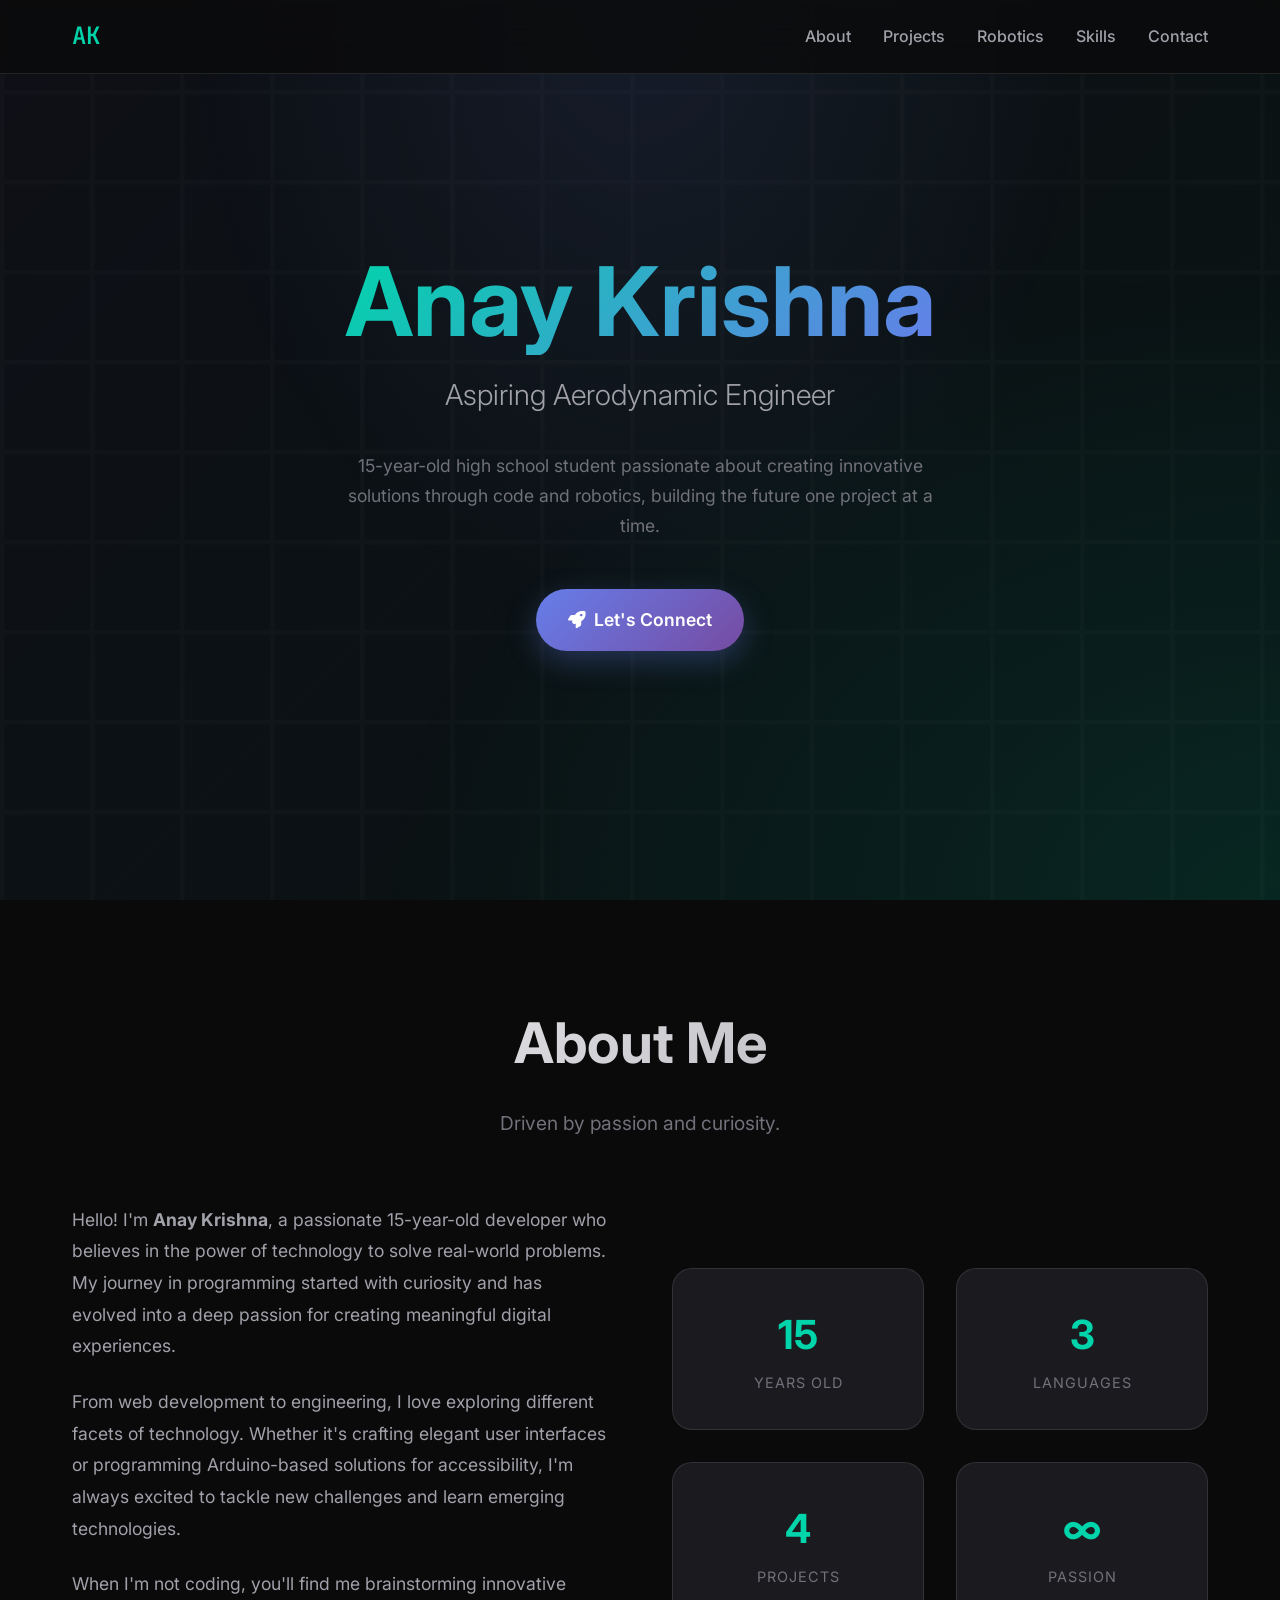
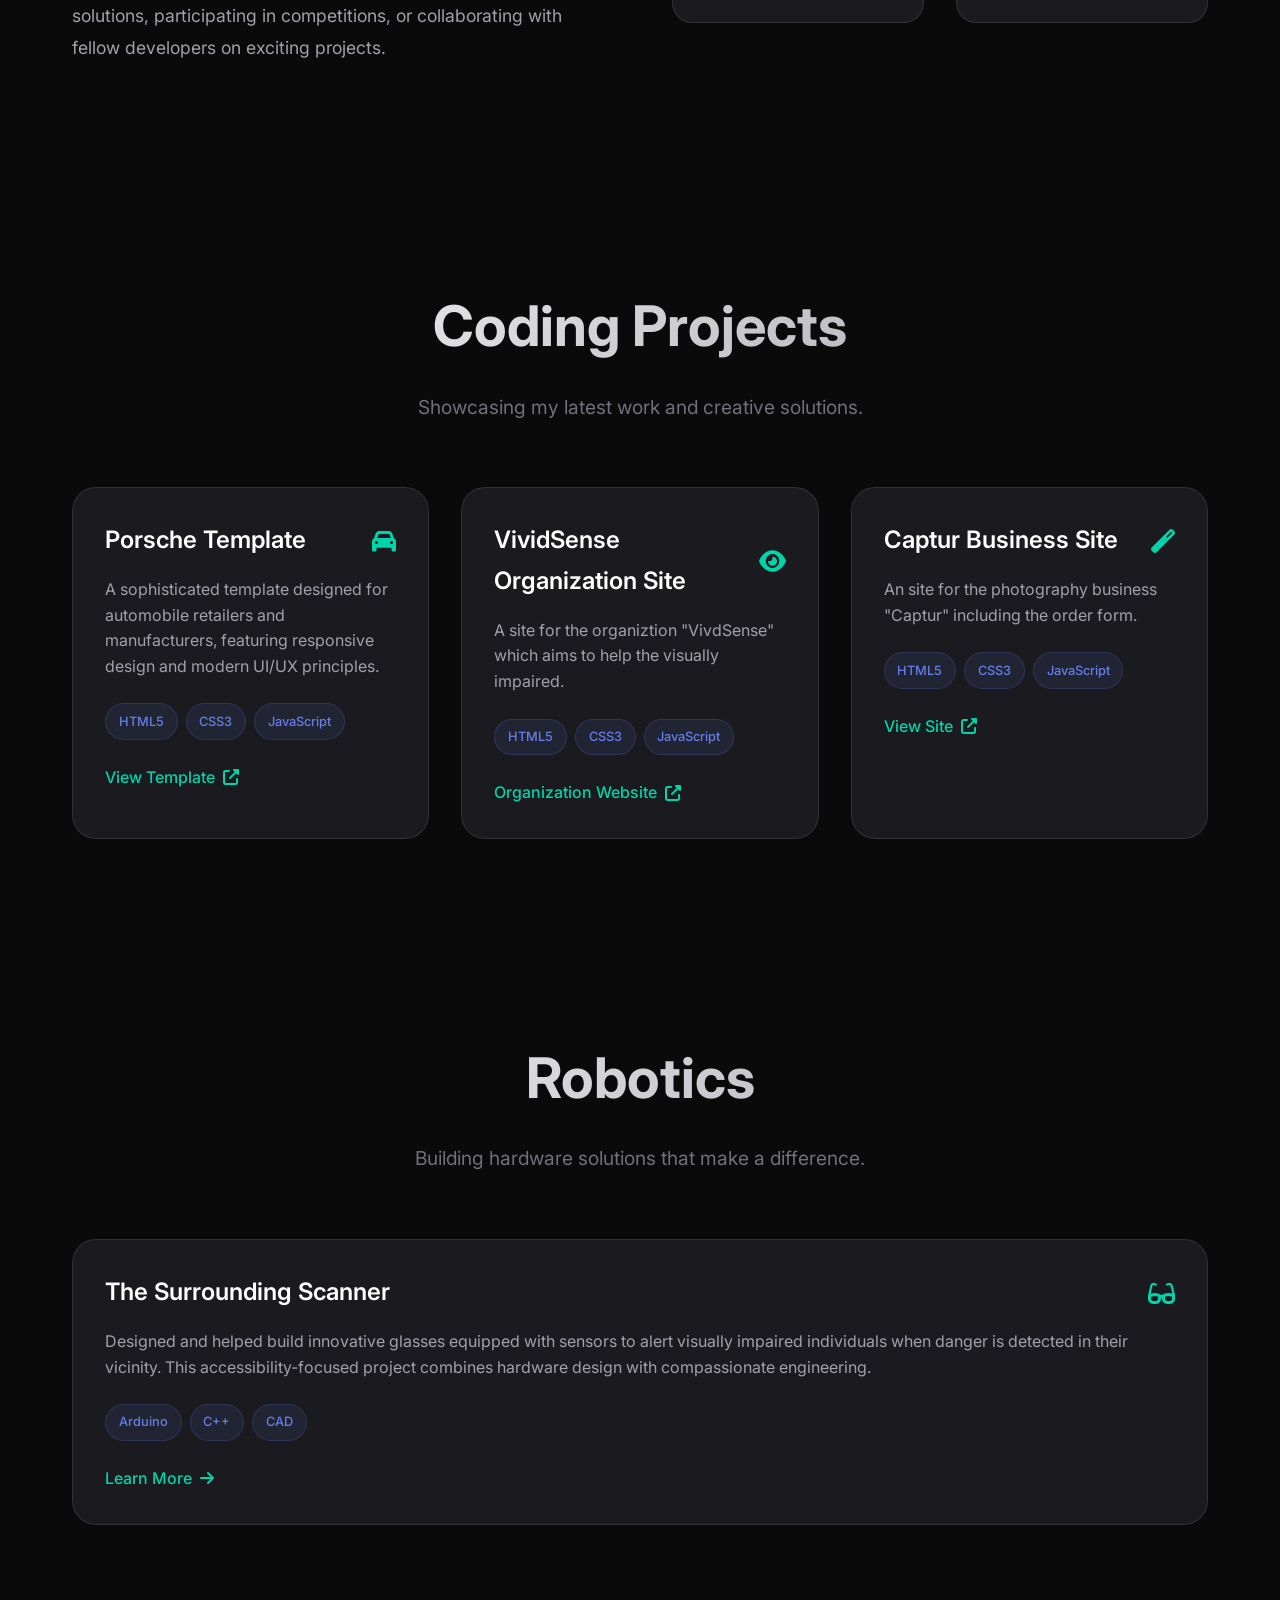
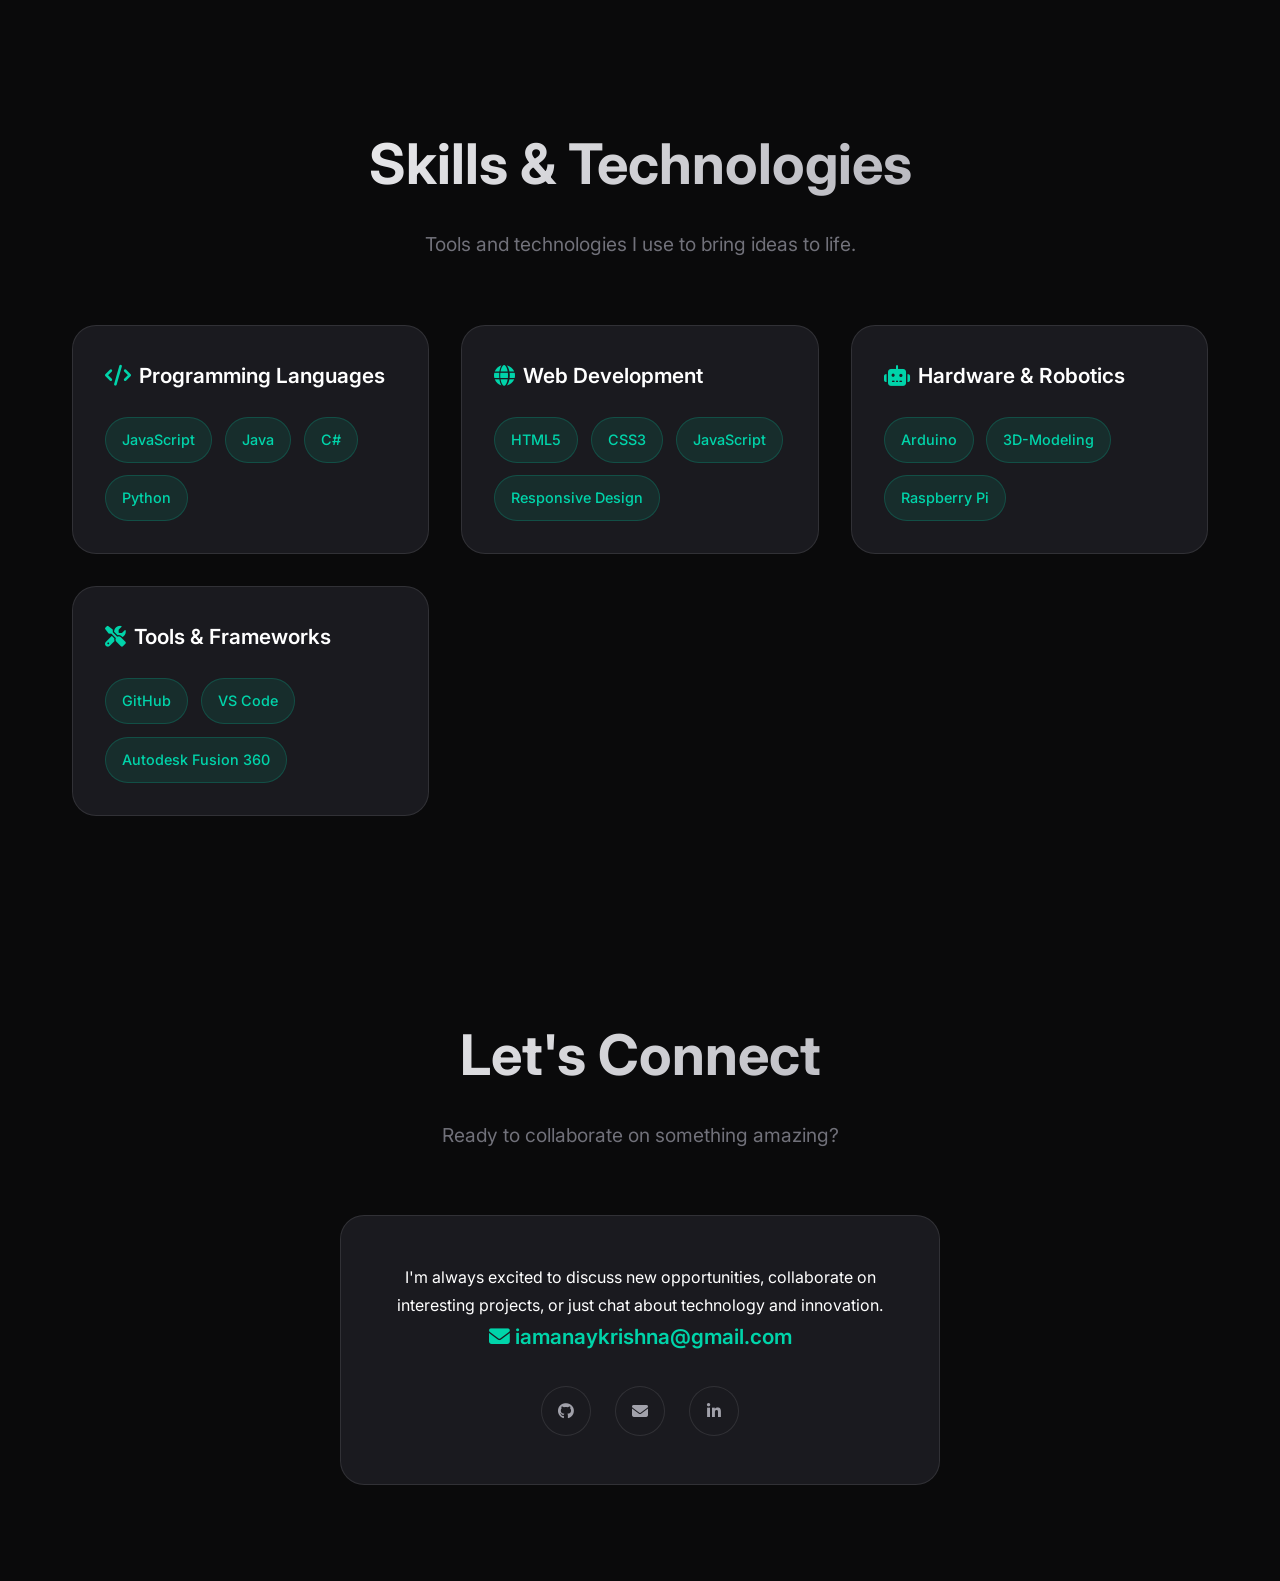
<file: index.html>
<!DOCTYPE html>
<html lang="en">
<head>
    <meta charset="UTF-8">
    <meta name="viewport" content="width=device-width, initial-scale=1.0">
    <title>Anay Krishna | Software Developer & Robotics Enthusiast</title>
    <link href="https://cdnjs.cloudflare.com/ajax/libs/font-awesome/6.4.0/css/all.min.css" rel="stylesheet">
    <style>
        @import url('https://fonts.googleapis.com/css2?family=Inter:wght@300;400;500;600;700&family=JetBrains+Mono:wght@400;500;600&display=swap');
        
        :root {
            --primary-bg: #0a0a0b;
            --secondary-bg: #111114;
            --card-bg: #1a1a1f;
            --accent-primary: #00d4aa;
            --accent-secondary: #667eea;
            --accent-gradient: linear-gradient(135deg, #667eea 0%, #764ba2 100%);
            --text-primary: #ffffff;
            --text-secondary: #a1a1aa;
            --text-muted: #71717a;
            --border: rgba(255, 255, 255, 0.1);
            --shadow: 0 20px 40px rgba(0, 0, 0, 0.3);
            --shadow-hover: 0 30px 60px rgba(0, 212, 170, 0.15);
        }
        
        * {
            margin: 0;
            padding: 0;
            box-sizing: border-box;
        }
        
        html {
            scroll-behavior: smooth;
        }
        
        body {
            font-family: 'Inter', sans-serif;
            background: var(--primary-bg);
            color: var(--text-primary);
            line-height: 1.7;
            overflow-x: hidden;
        }
        
        /* Animated background */
        body::before {
            content: '';
            position: fixed;
            top: 0;
            left: 0;
            width: 100%;
            height: 100%;
            background: radial-gradient(ellipse at top, rgba(102, 126, 234, 0.1) 0%, transparent 50%),
                        radial-gradient(ellipse at bottom right, rgba(0, 212, 170, 0.1) 0%, transparent 50%);
            pointer-events: none;
            z-index: -1;
        }
        
        /* Header styles */
        header {
            position: relative;
            min-height: 100vh;
            display: flex;
            align-items: center;
            justify-content: center;
            text-align: center;
            background: linear-gradient(135deg, rgba(102, 126, 234, 0.05) 0%, rgba(0, 212, 170, 0.05) 100%);
            overflow: hidden;
        }
        
        header::before {
            content: '';
            position: absolute;
            top: 0;
            left: 0;
            right: 0;
            bottom: 0;
            background: url('data:image/svg+xml,<svg xmlns="http://www.w3.org/2000/svg" viewBox="0 0 100 100"><defs><pattern id="grid" width="10" height="10" patternUnits="userSpaceOnUse"><path d="M 10 0 L 0 0 0 10" fill="none" stroke="rgba(255,255,255,0.03)" stroke-width="1"/></pattern></defs><rect width="100" height="100" fill="url(%23grid)"/></svg>');
            opacity: 0.5;
        }
        
        .hero-content {
            position: relative;
            z-index: 2;
            max-width: 800px;
            padding: 0 2rem;
            animation: fadeInUp 1s ease-out;
        }
        
        .hero-title {
            font-size: clamp(3rem, 8vw, 6rem);
            font-weight: 700;
            margin-bottom: 1rem;
            background: linear-gradient(135deg, var(--accent-primary), var(--accent-secondary));
            -webkit-background-clip: text;
            -webkit-text-fill-color: transparent;
            background-clip: text;
            line-height: 1.1;
        }
        
        .hero-subtitle {
            font-size: clamp(1.2rem, 3vw, 1.8rem);
            color: var(--text-secondary);
            margin-bottom: 2rem;
            font-weight: 300;
        }
        
        .hero-description {
            font-size: 1.1rem;
            color: var(--text-muted);
            margin-bottom: 3rem;
            max-width: 600px;
            margin-left: auto;
            margin-right: auto;
        }
        
        /* Navigation */
        nav {
            position: fixed;
            top: 0;
            left: 0;
            right: 0;
            background: rgba(10, 10, 11, 0.8);
            backdrop-filter: blur(20px);
            border-bottom: 1px solid var(--border);
            padding: 1rem 0;
            z-index: 1000;
            transition: all 0.3s ease;
        }
        
        nav.scrolled {
            background: rgba(10, 10, 11, 0.95);
            box-shadow: var(--shadow);
        }
        
        .nav-container {
            max-width: 1200px;
            margin: 0 auto;
            display: flex;
            justify-content: space-between;
            align-items: center;
            padding: 0 2rem;
        }
        
        .logo {
            font-family: 'JetBrains Mono', monospace;
            font-size: 1.5rem;
            font-weight: 600;
            color: var(--accent-primary);
        }
        
        .nav-links {
            display: flex;
            list-style: none;
            gap: 2rem;
        }
        
        .nav-links a {
            color: var(--text-secondary);
            text-decoration: none;
            font-weight: 500;
            transition: all 0.3s ease;
            position: relative;
        }
        
        .nav-links a::after {
            content: '';
            position: absolute;
            bottom: -5px;
            left: 0;
            width: 0;
            height: 2px;
            background: var(--accent-primary);
            transition: width 0.3s ease;
        }
        
        .nav-links a:hover {
            color: var(--text-primary);
        }
        
        .nav-links a:hover::after {
            width: 100%;
        }
        
        /* Section styles */
        section {
            padding: 6rem 2rem;
            max-width: 1200px;
            margin: 0 auto;
            position: relative;
        }
        
        .section-header {
            text-align: center;
            margin-bottom: 4rem;
        }
        
        .section-title {
            font-size: clamp(2.5rem, 5vw, 3.5rem);
            font-weight: 700;
            margin-bottom: 1rem;
            background: linear-gradient(135deg, var(--text-primary), var(--text-secondary));
            -webkit-background-clip: text;
            -webkit-text-fill-color: transparent;
            background-clip: text;
        }
        
        .section-subtitle {
            font-size: 1.2rem;
            color: var(--text-muted);
            max-width: 600px;
            margin: 0 auto;
        }
        
        /* About section */
        .about-content {
            display: grid;
            grid-template-columns: 1fr 1fr;
            gap: 4rem;
            align-items: center;
            margin-top: 3rem;
        }
        
        .about-text {
            font-size: 1.1rem;
            line-height: 1.8;
        }
        
        .about-text p {
            margin-bottom: 1.5rem;
            color: var(--text-secondary);
        }
        
        .about-stats {
            display: grid;
            grid-template-columns: repeat(2, 1fr);
            gap: 2rem;
        }
        
        .stat-item {
            text-align: center;
            padding: 2rem;
            background: var(--card-bg);
            border-radius: 20px;
            border: 1px solid var(--border);
            transition: all 0.3s ease;
        }
        
        .stat-item:hover {
            transform: translateY(-10px);
            box-shadow: var(--shadow-hover);
            border-color: var(--accent-primary);
        }
        
        .stat-number {
            font-size: 2.5rem;
            font-weight: 700;
            color: var(--accent-primary);
            display: block;
        }
        
        .stat-label {
            color: var(--text-muted);
            font-size: 0.9rem;
            text-transform: uppercase;
            letter-spacing: 1px;
        }
        
        /* Project grid */
        .projects-grid {
            display: grid;
            grid-template-columns: repeat(auto-fit, minmax(350px, 1fr));
            gap: 2rem;
            margin-top: 3rem;
        }
        
        .project-card {
            background: var(--card-bg);
            border-radius: 24px;
            padding: 2rem;
            border: 1px solid var(--border);
            transition: all 0.4s ease;
            position: relative;
            overflow: hidden;
        }
        
        .project-card::before {
            content: '';
            position: absolute;
            top: 0;
            left: -100%;
            width: 100%;
            height: 100%;
            background: linear-gradient(90deg, transparent, rgba(255, 255, 255, 0.05), transparent);
            transition: left 0.5s ease;
        }
        
        .project-card:hover::before {
            left: 100%;
        }
        
        .project-card:hover {
            transform: translateY(-10px);
            box-shadow: var(--shadow-hover);
            border-color: var(--accent-primary);
        }
        
        .project-header {
            display: flex;
            align-items: center;
            justify-content: space-between;
            margin-bottom: 1rem;
        }
        
        .project-title {
            font-size: 1.5rem;
            font-weight: 600;
            color: var(--text-primary);
        }
        
        .project-icon {
            font-size: 1.5rem;
            color: var(--accent-primary);
        }
        
        .project-description {
            color: var(--text-secondary);
            margin-bottom: 1.5rem;
            line-height: 1.6;
        }
        
        .project-tags {
            display: flex;
            flex-wrap: wrap;
            gap: 0.5rem;
            margin-bottom: 1.5rem;
        }
        
        .tag {
            background: rgba(102, 126, 234, 0.1);
            color: var(--accent-secondary);
            padding: 0.4rem 0.8rem;
            border-radius: 20px;
            font-size: 0.8rem;
            font-weight: 500;
            border: 1px solid rgba(102, 126, 234, 0.2);
        }
        
        .project-link {
            display: inline-flex;
            align-items: center;
            gap: 0.5rem;
            color: var(--accent-primary);
            text-decoration: none;
            font-weight: 500;
            transition: all 0.3s ease;
        }
        
        .project-link:hover {
            transform: translateX(5px);
        }
        
        /* Skills section */
        .skills-grid {
            display: grid;
            grid-template-columns: repeat(auto-fit, minmax(300px, 1fr));
            gap: 2rem;
            margin-top: 3rem;
        }
        
        .skill-category {
            background: var(--card-bg);
            border-radius: 24px;
            padding: 2rem;
            border: 1px solid var(--border);
            transition: all 0.3s ease;
        }
        
        .skill-category:hover {
            transform: translateY(-5px);
            box-shadow: var(--shadow-hover);
        }
        
        .skill-title {
            font-size: 1.3rem;
            font-weight: 600;
            margin-bottom: 1.5rem;
            color: var(--text-primary);
            display: flex;
            align-items: center;
            gap: 0.5rem;
        }
        
        .skill-icon {
            color: var(--accent-primary);
        }
        
        .skill-tags {
            display: flex;
            flex-wrap: wrap;
            gap: 0.8rem;
        }
        
        .skill-tag {
            background: rgba(0, 212, 170, 0.1);
            color: var(--accent-primary);
            padding: 0.6rem 1rem;
            border-radius: 25px;
            font-size: 0.9rem;
            font-weight: 500;
            border: 1px solid rgba(0, 212, 170, 0.2);
            transition: all 0.3s ease;
        }
        
        .skill-tag:hover {
            background: rgba(0, 212, 170, 0.2);
            transform: scale(1.05);
        }
        
        /* CTA Button */
        .cta-button {
            display: inline-flex;
            align-items: center;
            gap: 0.5rem;
            background: var(--accent-gradient);
            color: white;
            padding: 1rem 2rem;
            border-radius: 50px;
            text-decoration: none;
            font-weight: 600;
            font-size: 1.1rem;
            transition: all 0.3s ease;
            box-shadow: 0 10px 30px rgba(102, 126, 234, 0.3);
        }
        
        .cta-button:hover {
            transform: translateY(-3px);
            box-shadow: 0 15px 40px rgba(102, 126, 234, 0.4);
        }
        
        /* Contact section */
        .contact-content {
            text-align: center;
            max-width: 600px;
            margin: 0 auto;
        }
        
        .contact-info {
            background: var(--card-bg);
            border-radius: 24px;
            padding: 3rem 2rem;
            border: 1px solid var(--border);
            margin-top: 2rem;
        }
        
        .contact-email {
            font-size: 1.3rem;
            color: var(--accent-primary);
            font-weight: 600;
            margin-bottom: 1rem;
        }
        
        .social-links {
            display: flex;
            justify-content: center;
            gap: 1.5rem;
            margin-top: 2rem;
        }
        
        .social-link {
            display: flex;
            align-items: center;
            justify-content: center;
            width: 50px;
            height: 50px;
            background: var(--card-bg);
            border: 1px solid var(--border);
            border-radius: 50%;
            color: var(--text-secondary);
            text-decoration: none;
            transition: all 0.3s ease;
        }
        
        .social-link:hover {
            background: var(--accent-primary);
            color: white;
            transform: translateY(-5px);
            box-shadow: 0 10px 30px rgba(0, 212, 170, 0.3);
        }
        
        /* Footer */
        footer {
            background: var(--secondary-bg);
            border-top: 1px solid var(--border);
            padding: 3rem 2rem 2rem;
            text-align: center;
            margin-top: 4rem;
        }
        
        .footer-content {
            max-width: 1200px;
            margin: 0 auto;
        }
        
        .footer-text {
            color: var(--text-muted);
            font-size: 0.9rem;
        }
        
        /* Animations */
        @keyframes fadeInUp {
            from {
                opacity: 0;
                transform: translateY(30px);
            }
            to {
                opacity: 1;
                transform: translateY(0);
            }
        }
        
        .fade-in-up {
            animation: fadeInUp 0.8s ease-out forwards;
        }
        
        /* Mobile hamburger menu */
        .mobile-menu-toggle {
            display: none;
            flex-direction: column;
            cursor: pointer;
            gap: 4px;
        }
        
        .hamburger-line {
            width: 25px;
            height: 3px;
            background: var(--text-primary);
            transition: all 0.3s ease;
        }
        
        /* Responsive design */
        @media (max-width: 768px) {
            .nav-links {
                display: none;
                position: absolute;
                top: 100%;
                left: 0;
                right: 0;
                background: rgba(10, 10, 11, 0.95);
                backdrop-filter: blur(20px);
                flex-direction: column;
                padding: 2rem;
                gap: 1rem;
                border-top: 1px solid var(--border);
            }
            
            .nav-links.active {
                display: flex;
            }
            
            .mobile-menu-toggle {
                display: flex;
            }
            
            .about-content {
                grid-template-columns: 1fr;
                gap: 2rem;
            }
            
            .about-stats {
                grid-template-columns: 1fr;
            }
            
            .projects-grid,
            .skills-grid {
                grid-template-columns: 1fr;
            }
            
            section {
                padding: 4rem 1rem;
            }
            
            .hero-content {
                padding: 0 1rem;
            }
        }
        
        @media (max-width: 480px) {
            .stat-item {
                padding: 1.5rem;
            }
            
            .project-card,
            .skill-category {
                padding: 1.5rem;
            }
            
            .contact-info {
                padding: 2rem 1.5rem;
            }
        }
    </style>
</head>
<body>
    <nav id="navbar">
        <div class="nav-container">
            <div class="logo">AK</div>
            <ul class="nav-links">
                <li><a href="#about">About</a></li>
                <li><a href="#projects">Projects</a></li>
                <li><a href="#robotics">Robotics</a></li>
                <li><a href="#skills">Skills</a></li>
                <li><a href="#contact">Contact</a></li>
            </ul>
            <div class="mobile-menu-toggle" onclick="toggleMobileMenu()">
                <div class="hamburger-line"></div>
                <div class="hamburger-line"></div>
                <div class="hamburger-line"></div>
            </div>
        </div>
    </nav>
    
    <header>
        <div class="hero-content">
            <h1 class="hero-title">Anay Krishna</h1>
            <p class="hero-subtitle">Aspiring Aerodynamic Engineer</p>
            <p class="hero-description">
                15-year-old high school student passionate about creating innovative solutions 
                through code and robotics, building the future one project at a time.
            </p>
            <a href="#contact" class="cta-button">
                <i class="fas fa-rocket"></i>
                Let's Connect
            </a>
        </div>
    </header>
    
    <section id="about">
        <div class="section-header">
            <h2 class="section-title">About Me</h2>
            <p class="section-subtitle">
                Driven by passion and curiosity.
            </p>
        </div>
        
        <div class="about-content">
            <div class="about-text">
                <p>
                    Hello! I'm <strong>Anay Krishna</strong>, a passionate 15-year-old developer who believes in the power of technology to solve real-world problems. My journey in programming started with curiosity and has evolved into a deep passion for creating meaningful digital experiences.
                </p>
                <p>
                    From web development to engineering, I love exploring different facets of technology. Whether it's crafting elegant user interfaces or programming Arduino-based solutions for accessibility, I'm always excited to tackle new challenges and learn emerging technologies.
                </p>
                <p>
                    When I'm not coding, you'll find me brainstorming innovative solutions, participating in competitions, or collaborating with fellow developers on exciting projects.
                </p>
            </div>
            
            <div class="about-stats">
                <div class="stat-item">
                    <span class="stat-number">15</span>
                    <span class="stat-label">Years Old</span>
                </div>
                <div class="stat-item">
                    <span class="stat-number">3</span>
                    <span class="stat-label">Languages</span>
                </div>
                <div class="stat-item">
                    <span class="stat-number">4</span>
                    <span class="stat-label">Projects</span>
                </div>
                <div class="stat-item">
                    <span class="stat-number">∞</span>
                    <span class="stat-label">Passion</span>
                </div>
            </div>
        </div>
    </section>
    
    <section id="projects">
        <div class="section-header">
            <h2 class="section-title">Coding Projects</h2>
            <p class="section-subtitle">Showcasing my latest work and creative solutions.</p>
        </div>
        
        <div class="projects-grid">
            <div class="project-card">
                <div class="project-header">
                    <h3 class="project-title">Porsche Template</h3>
                    <i class="fas fa-car project-icon"></i>
                </div>
                <p class="project-description">
                    A sophisticated template designed for automobile retailers and manufacturers, 
                    featuring responsive design and modern UI/UX principles.
                </p>
                <div class="project-tags">
                    <span class="tag">HTML5</span>
                    <span class="tag">CSS3</span>
                    <span class="tag">JavaScript</span>
                </div>
                <a href="https://anaykr15hn4.github.io/Porsche/" class="project-link" target="_blank">
                    View Template <i class="fas fa-external-link-alt"></i>
                </a>
            </div>
            
            <div class="project-card">
                <div class="project-header">
                    <h3 class="project-title">VividSense Organization Site</h3>
                    <i class="fas fa-eye project-icon"></i>
                </div>
                <p class="project-description">
                    A site for the organiztion "VivdSense" which aims to help the visually impaired.
                <div class="project-tags">
                    <span class="tag">HTML5</span>
                    <span class="tag">CSS3</span>
                    <span class="tag">JavaScript</span>
                </div>
                <a href="https://0825eshaan.github.io/vividsense/VividSense/index.html" class="project-link" target="_blank">
                    Organization Website <i class="fas fa-external-link-alt"></i>
                </a>
            </div>
            
            <div class="project-card">
                <div class="project-header">
                    <h3 class="project-title">Captur Business Site</h3>
                    <i class="fas fa-magic project-icon"></i>
                </div>
                <p class="project-description">
                    An site for the photography business "Captur" including the order form.
                </p>
                <div class="project-tags">
                    <span class="tag">HTML5</span>
                    <span class="tag">CSS3</span>
                    <span class="tag">JavaScript</span>
                </div>
                <a href="https://anaykr15hn4.github.io/Captur/sonicsite/" class="project-link" target="_blank">
                    View Site <i class="fas fa-external-link-alt"></i>
                </a>
            </div>
        </div>
    </section>
    
    <section id="robotics">
        <div class="section-header">
            <h2 class="section-title">Robotics</h2>
            <p class="section-subtitle">Building hardware solutions that make a difference.</p>
        </div>
        
        <div class="projects-grid">
            <div class="project-card">
                <div class="project-header">
                    <h3 class="project-title">The Surrounding Scanner</h3>
                    <i class="fas fa-glasses project-icon"></i>
                </div>
                <p class="project-description">
                    Designed and helped build innovative glasses equipped with sensors to alert 
                    visually impaired individuals when danger is detected in their vicinity. 
                    This accessibility-focused project combines hardware design with compassionate engineering.
                </p>
                <div class="project-tags">
                    <span class="tag">Arduino</span>
                    <span class="tag">C++</span>
                    <span class="tag">CAD</span>
                </div>
                <a href="#contact" class="project-link">
                    Learn More <i class="fas fa-arrow-right"></i>
                </a>
            </div>
        </div>
    </section>
    
    <section id="skills">
        <div class="section-header">
            <h2 class="section-title">Skills & Technologies</h2>
            <p class="section-subtitle">Tools and technologies I use to bring ideas to life.</p>
        </div>
        
        <div class="skills-grid">
            <div class="skill-category">
                <h3 class="skill-title">
                    <i class="fas fa-code skill-icon"></i>
                    Programming Languages
                </h3>
                <div class="skill-tags">
                    <span class="skill-tag">JavaScript</span>
                    <span class="skill-tag">Java</span>
                    <span class="skill-tag">C#</span>
                    <span class="skill-tag">Python</span>
                </div>
            </div>
            
            <div class="skill-category">
                <h3 class="skill-title">
                    <i class="fas fa-globe skill-icon"></i>
                    Web Development
                </h3>
                <div class="skill-tags">
                    <span class="skill-tag">HTML5</span>
                    <span class="skill-tag">CSS3</span>
                    <span class="skill-tag">JavaScript</span>
                    <span class="skill-tag">Responsive Design</span>
                </div>
            </div>
            
            <div class="skill-category">
                <h3 class="skill-title">
                    <i class="fas fa-robot skill-icon"></i>
                    Hardware & Robotics
                </h3>
                <div class="skill-tags">
                    <span class="skill-tag">Arduino</span>
                    <span class="skill-tag">3D-Modeling</span>
                    <span class="skill-tag">Raspberry Pi</span>
                </div>
            </div>
            
            <div class="skill-category">
                <h3 class="skill-title">
                    <i class="fas fa-tools skill-icon"></i>
                    Tools & Frameworks
                </h3>
                <div class="skill-tags">
                    <span class="skill-tag">GitHub</span>
                    <span class="skill-tag">VS Code</span>
                    <span class="skill-tag">Autodesk Fusion 360</span>
                </div>
            </div>
        </div>
    </section>
    
    <section id="contact">
        <div class="section-header">
            <h2 class="section-title">Let's Connect</h2>
            <p class="section-subtitle">Ready to collaborate on something amazing?</p>
        </div>
        
        <div class="contact-content">
            <div class="contact-info">
                <p>
                    I'm always excited to discuss new opportunities, collaborate on interesting projects, 
                    or just chat about technology and innovation.
                </p>
                <div class="contact-email">
                    <i class="fas fa-envelope"></i>
                    iamanaykrishna@gmail.com
                </div>
                
                <div class="social-links">
                    <a href="https://github.com/AnayKr15hn4" class="social-link" aria-label="GitHub" target="_blank">
                        <i class="fab fa-github"></i>
                    </a>
                    <a href="mailto:iamanaykrishna@gmail.com" class="social-link" aria-label="Email">
                        <i class="fas fa-envelope"></i>
                    </a>
                    <a href="https://www.linkedin.com/in/anay-krishna-b39183359/" class="social-link" aria-label="LinkedIn" target="_blank">
                        <i class="fab fa-linkedin-in"></i>
                    </a>
                </div>
            </div>
        </div>
    </section>
</file>
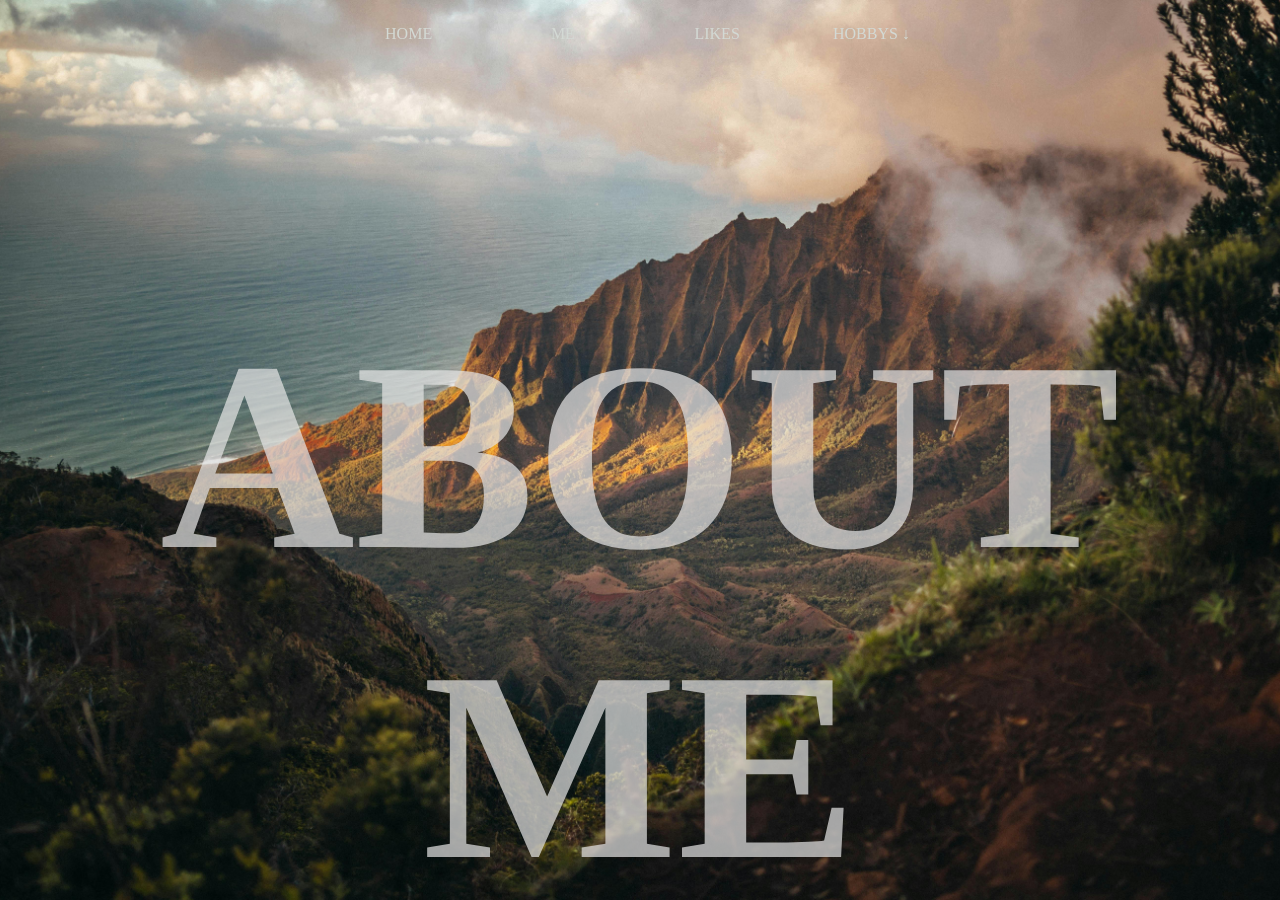
<file: quantum/index.html>
<html>
	<head>
		<meta name="viewport" content="width=device-width, initial-scale=1">
		<title>Quantum</title>
		<link rel="stylesheet" href="css/style.css"/>
	</head>
	<body>
		<!--<video autoplay muted loop id="myVideo">
	  		<source src="space.mp4" type="video/mp4">
		</video>-->
		
			
		<div >
			<tr>
				<td>
					<ul>
						<li><a href="index.html" > HOME </a></li>
						<li><a href="me.html"> ME </a></li>
						<li><a href="likes.html"> LIKES </a></li>
						<li><a href="hob.html"> HOBBYS &darr;</a>
							<ul class="dropdown">
								<li><a href="cod.html"> CODING </a></li>
								<li><a href="rac.html"> RACING </a></li>
								<li><a href="bbl.html"> BASKETBALL </a></li>
							</ul> 
						</li>
					</ul>
				</td>
			</tr>
		  <h1 class="content">ABOUT ME</h1>
		</div>
	</body>
</html>
</file>
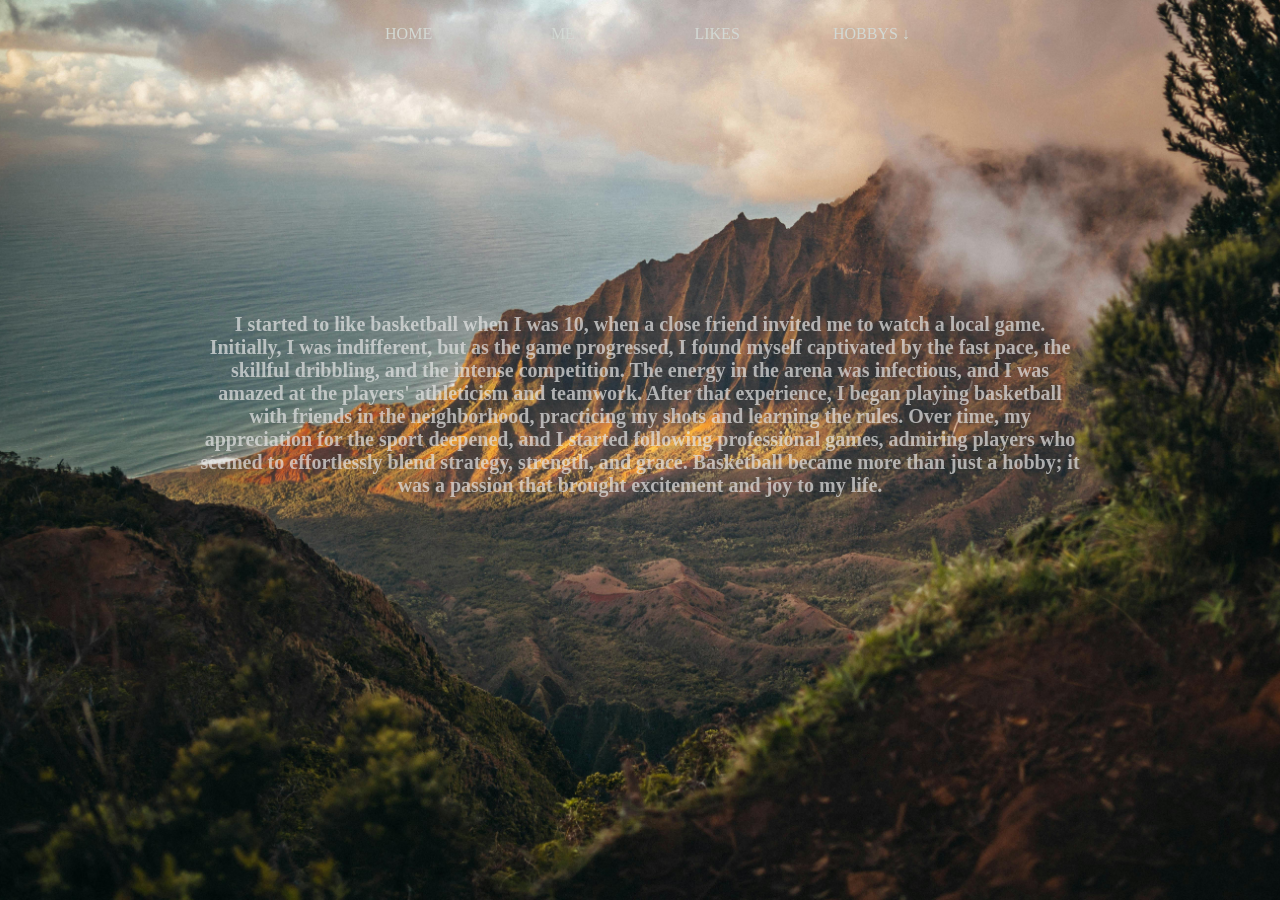
<file: quantum/bbl.html>
<html>
	<head>
		<meta name="viewport" content="width=device-width, initial-scale=1">
		<title>Quantum</title>
		<link rel="stylesheet" href="css/style.css"/>
	</head>
	<body>
		<div >
			<tr>
				<td>
					<ul>
						<li><a href="index.html" > HOME </a></li>
						<li><a href="me.html"> ME </a></li>
						<li><a href="likes.html"> LIKES </a></li>
						<li><a href="hob.html"> HOBBYS &darr;</a>
							<ul class="dropdown">
								<li><a href="cod.html"> CODING </a></li>
								<li><a href="rac.html"> RACING </a></li>
								<li><a href="bbl.html"> BASKETBALL </a></li>
							</ul> 
						</li>
					</ul>
				</td>
			</tr>
		  <h1 class="paragraph">
I started to like basketball when I was 10, when a close friend invited me to watch a local game. Initially, I was indifferent, but as the game progressed, I found myself captivated by the fast pace, the skillful dribbling, and the intense competition. The energy in the arena was infectious, and I was amazed at the players' athleticism and teamwork. After that experience, I began playing basketball with friends in the neighborhood, practicing my shots and learning the rules. Over time, my appreciation for the sport deepened, and I started following professional games, admiring players who seemed to effortlessly blend strategy, strength, and grace. Basketball became more than just a hobby; it was a passion that brought excitement and joy to my life.</h1>
		</div>
	</body>
</html>
</file>
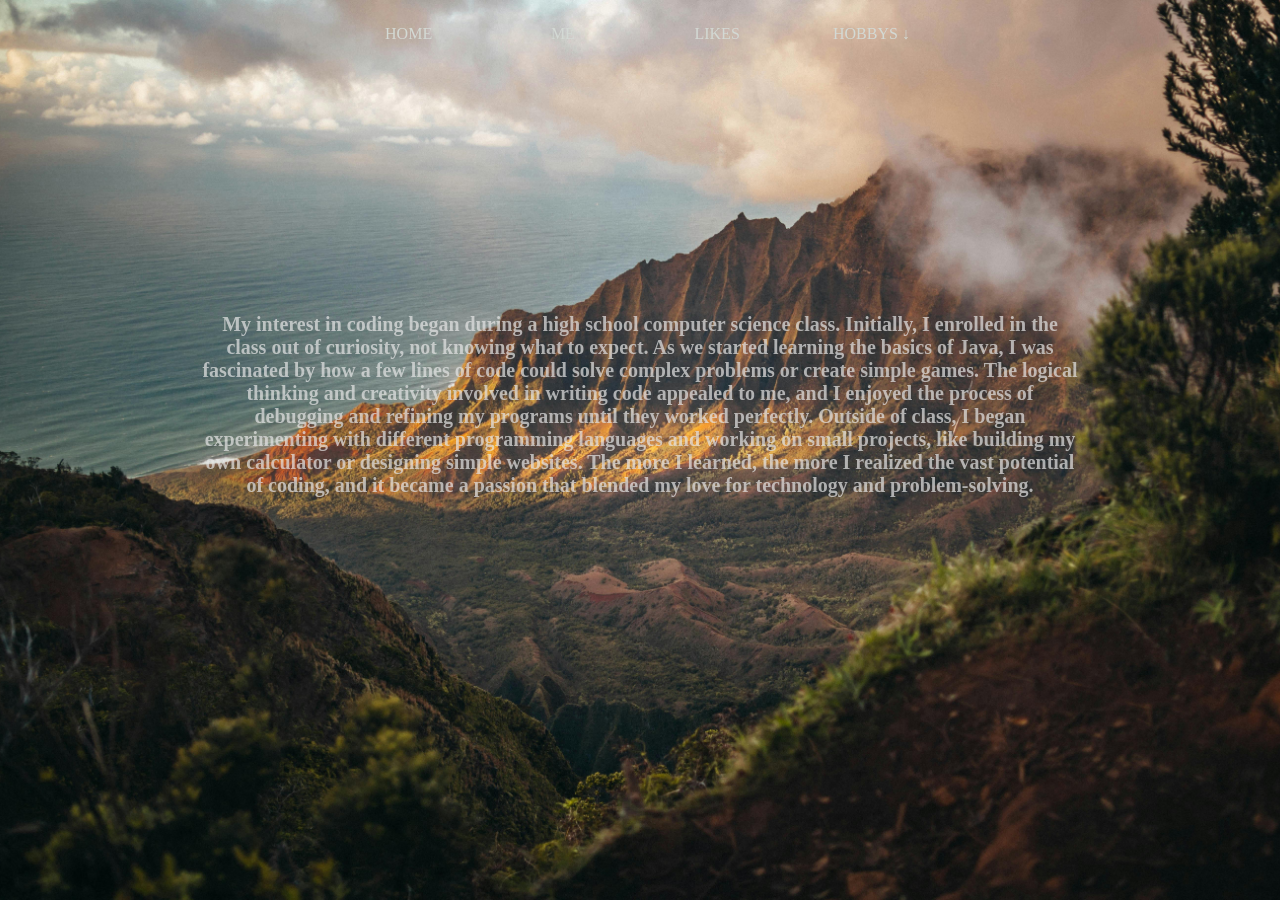
<file: quantum/cod.html>
<html>
	<head>
		<meta name="viewport" content="width=device-width, initial-scale=1">
		<title>Quantum</title>
		<link rel="stylesheet" href="css/style.css"/>
	</head>
	<body>

		<div >
			<tr>
				<td>
					<ul>
						<li><a href="index.html" > HOME </a></li>
						<li><a href="me.html"> ME </a></li>
						<li><a href="likes.html"> LIKES </a></li>
						<li><a href="hob.html"> HOBBYS &darr;</a>
							<ul class="dropdown">
								<li><a href="cod.html"> CODING </a></li>
								<li><a href="rac.html"> RACING </a></li>
								<li><a href="bbl.html"> BASKETBALL </a></li>
							</ul> 
						</li>
					</ul>
				</td>
			</tr>
		  <h1 class="paragraph">My interest in coding began during a high school computer science class. Initially, I enrolled in the class out of curiosity, not knowing what to expect. As we started learning the basics of Java, I was fascinated by how a few lines of code could solve complex problems or create simple games. The logical thinking and creativity involved in writing code appealed to me, and I enjoyed the process of debugging and refining my programs until they worked perfectly. Outside of class, I began experimenting with different programming languages and working on small projects, like building my own calculator or designing simple websites. The more I learned, the more I realized the vast potential of coding, and it became a passion that blended my love for technology and problem-solving. </h1>
		</div>
	</body>
</html>
</file>
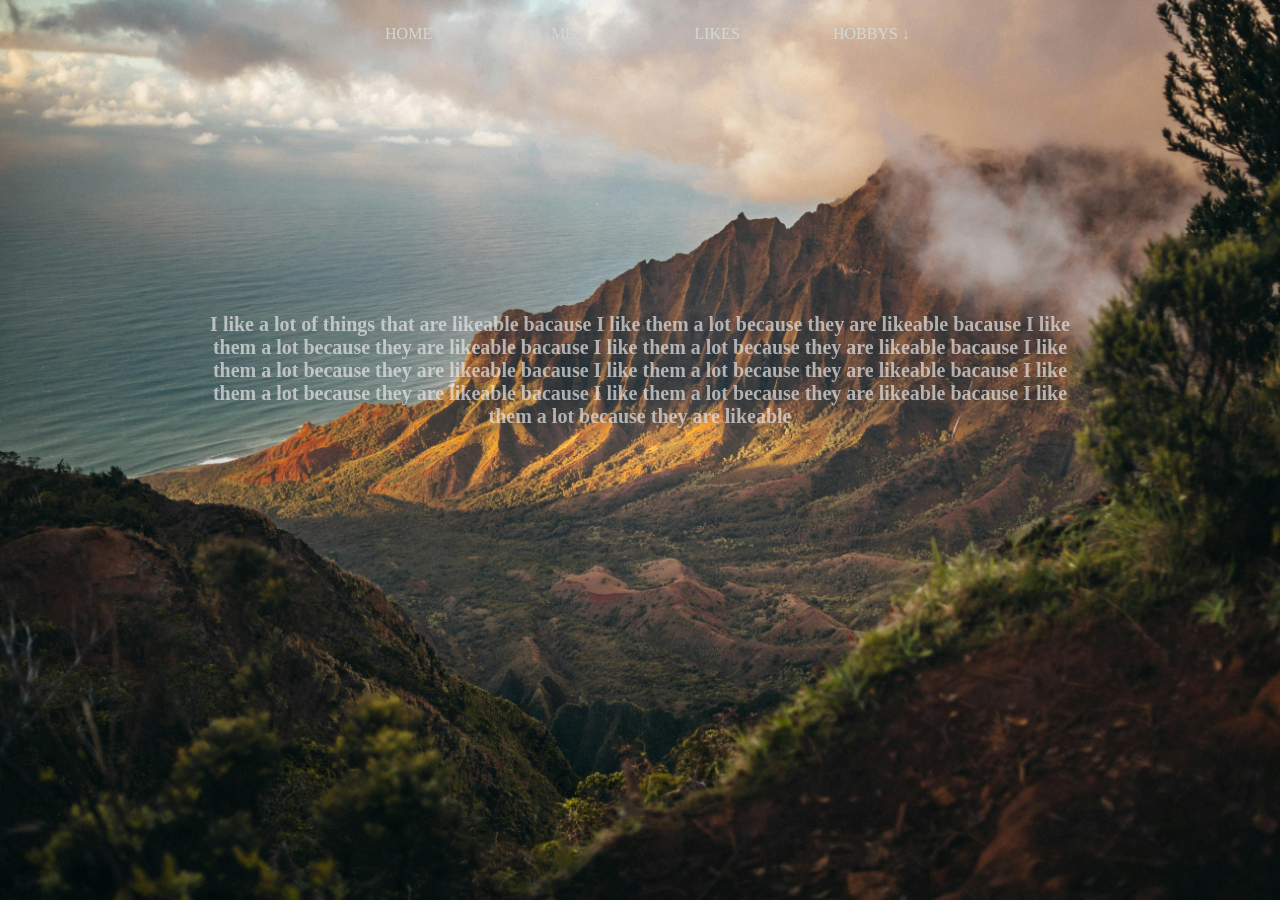
<file: quantum/likes.html>
<html>
	<head>
		<meta name="viewport" content="width=device-width, initial-scale=1">
		<title>Quantum</title>
		<link rel="stylesheet" href="css/style.css"/>
	</head>
	<body>
		<div >
			<tr>
				<td>
					<ul>
						<li><a href="index.html" > HOME </a></li>
						<li><a href="me.html"> ME </a></li>
						<li><a href="likes.html"> LIKES </a></li>
						<li><a href="hob.html"> HOBBYS &darr;</a>
							<ul class="dropdown">
								<li><a href="cod.html"> CODING </a></li>
								<li><a href="rac.html"> RACING </a></li>
								<li><a href="bbl.html"> BASKETBALL </a></li>
							</ul> 
						</li>
					</ul>
				</td>
			</tr>
		  <h1 class="paragraph"> I like a lot of things that are likeable bacause I like them a lot because they are likeable bacause I like them a lot because they are likeable bacause I like them a lot because they are likeable bacause I like them a lot because they are likeable bacause I like them a lot because they are likeable bacause I like them a lot because they are likeable bacause I like them a lot because they are likeable bacause I like them a lot because they are likeable</h1>
		</div>
	</body>
</html>
</file>
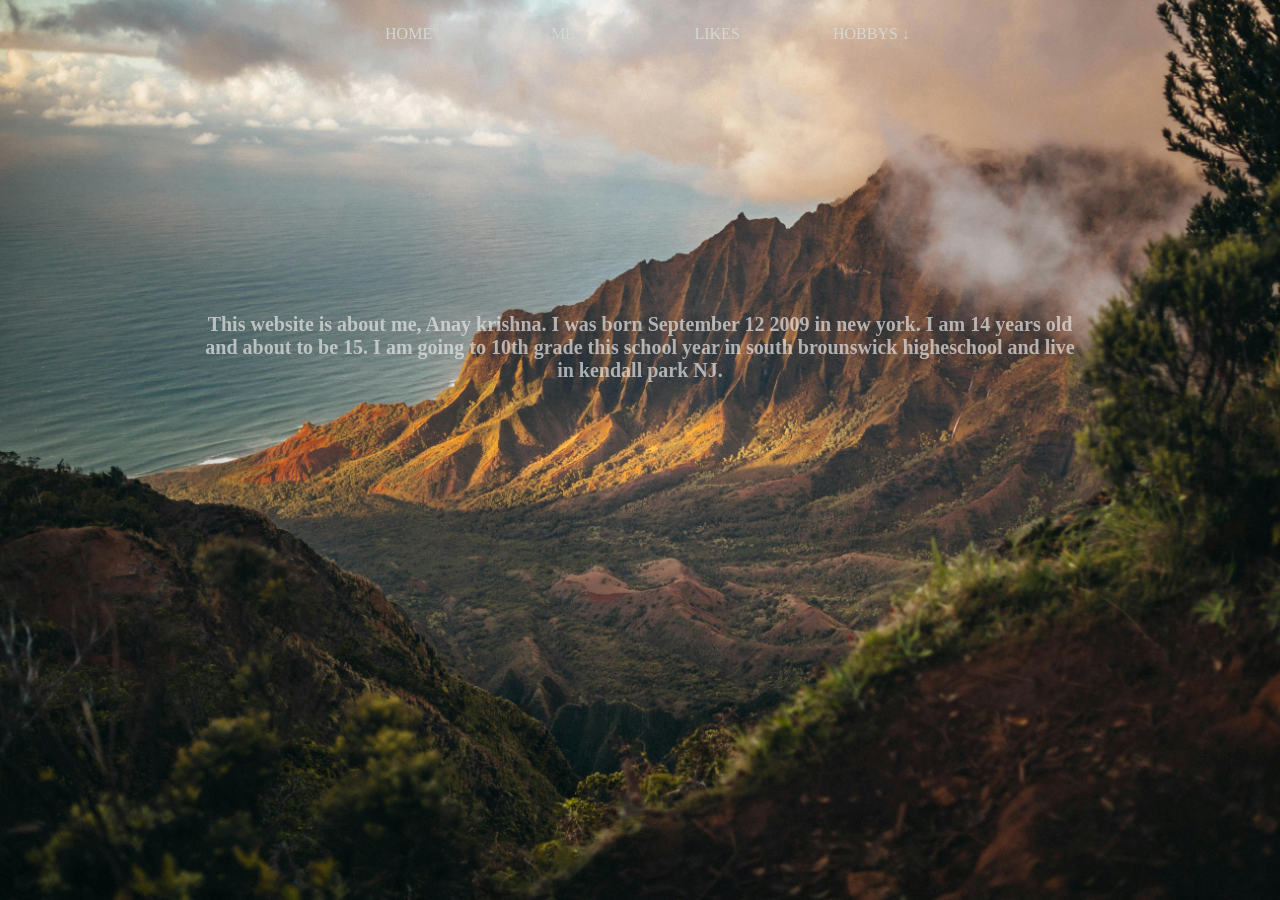
<file: quantum/me.html>
<html>
	<head>
		<meta name="viewport" content="width=device-width, initial-scale=1">
		<title>Quantum</title>
		<link rel="stylesheet" href="css/style.css"/>
	</head>
	<body>
		<div >
			<tr>
				<td>
					<ul>
						<li><a href="index.html" > HOME </a></li>
						<li><a href="me.html"> ME </a></li>
						<li><a href="likes.html"> LIKES </a></li>
						<li><a href="hob.html"> HOBBYS &darr;</a>
							<ul class="dropdown">
								<li><a href="cod.html"> CODING </a></li>
								<li><a href="rac.html"> RACING </a></li>
								<li><a href="bbl.html"> BASKETBALL </a></li>
							</ul> 
						</li>
					</ul>
				</td>
			</tr>
		  <h1 class="paragraph">This website is about me, Anay krishna. I was born September 12 2009 in new york. I am 14 years old and about to be 15. I am going to 10th grade this school year in south brounswick higheschool and live in kendall park NJ.</h1>
		</div>
	</body>
</html>
</file>
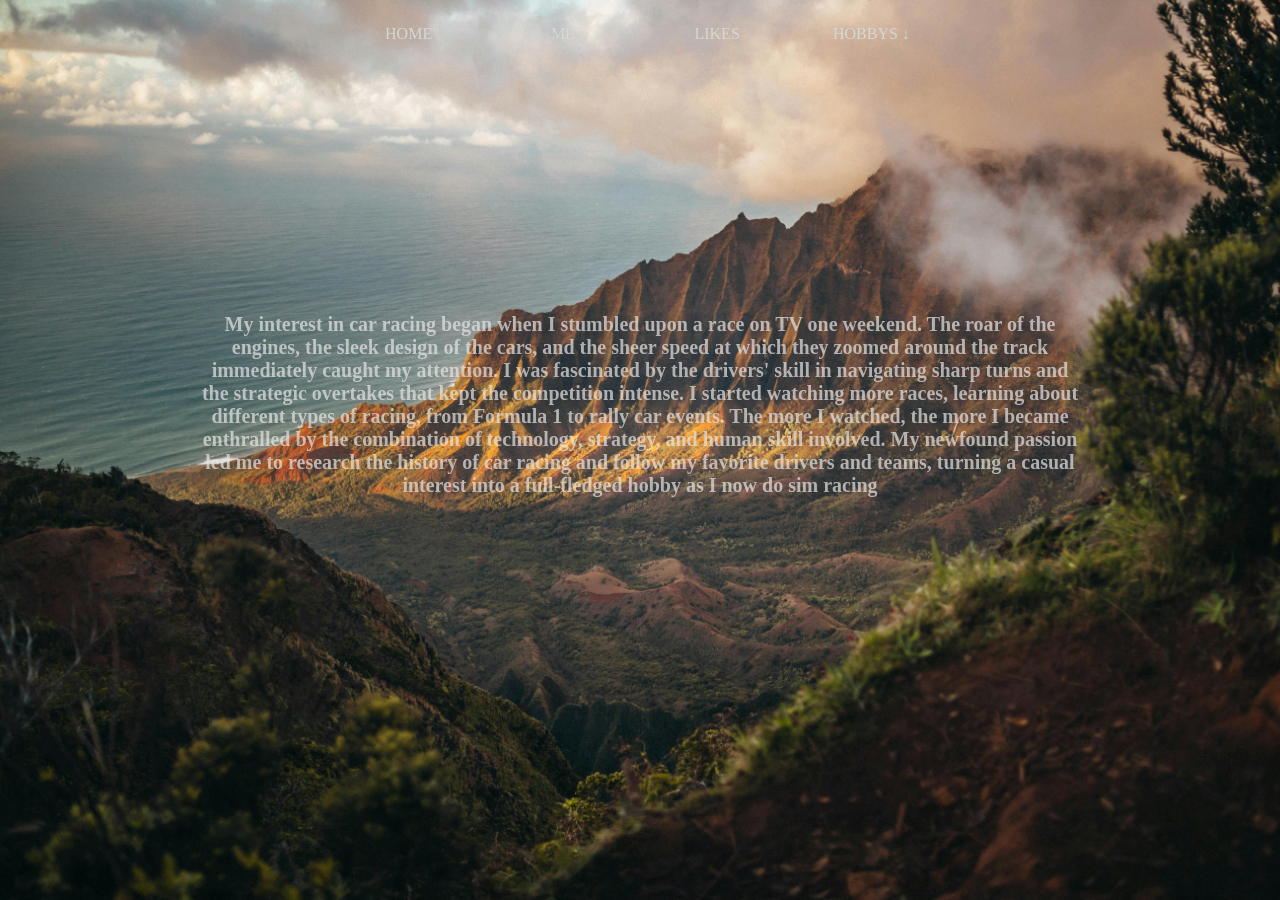
<file: quantum/rac.html>
<html>
	<head>
		<meta name="viewport" content="width=device-width, initial-scale=1">
		<title>Quantum</title>
		<link rel="stylesheet" href="css/style.css"/>
	</head>
	<body>
		<div >
			<tr>
				<td>
					<ul>
						<li><a href="index.html" > HOME </a></li>
						<li><a href="me.html"> ME </a></li>
						<li><a href="likes.html"> LIKES </a></li>
						<li><a href="hob.html"> HOBBYS &darr;</a>
							<ul class="dropdown">
								<li><a href="cod.html"> CODING </a></li>
								<li><a href="rac.html"> RACING </a></li>
								<li><a href="bbl.html"> BASKETBALL </a></li>
							</ul> 
						</li>
					</ul>
				</td>
			</tr>
		  <h1 class="paragraph"> 
My interest in car racing began when I stumbled upon a race on TV one weekend. The roar of the engines, the sleek design of the cars, and the sheer speed at which they zoomed around the track immediately caught my attention. I was fascinated by the drivers' skill in navigating sharp turns and the strategic overtakes that kept the competition intense. I started watching more races, learning about different types of racing, from Formula 1 to rally car events. The more I watched, the more I became enthralled by the combination of technology, strategy, and human skill involved. My newfound passion led me to research the history of car racing and follow my favorite drivers and teams, turning a casual interest into a full-fledged hobby as I now do sim racing</h1>
		</div>
	</body>
</html>
</file>
<file: quantum/css/style.css>
* {
  box-sizing: border-box;
}

body {
  margin: 0;
  font-family: Arial;
  font-size: 17px;
  background-image: url('../image/back.jpg');
  background-position: center;
  background-size: cover;
}

#myVideo {
  position: fixed;
  right: 0;
  bottom: 0;
  min-width: 100%; 
  min-height: 100%;
}

.content {
  position: fixed;
  top: 100px;
  width: 100%;
  padding: 20px;
  	background: linear-gradient(to right, #e5e5e5,#e5e5e5, #e5e5e5, #e5e5e5); 
   	-webkit-text-fill-color: transparent; 
   	-webkit-background-clip: text; 
   	font-size:270px;
	font-family: impact;
	color: #e5e5e5;
	opacity: .7;
	text-align: center;
}

.paragraph{
  position: fixed;
  top: 100px;
  width: 100%;
  padding: 20px;
  	background: linear-gradient(to right, #e5e5e5,#e5e5e5, #e5e5e5, #e5e5e5); 
   	-webkit-text-fill-color: transparent; 
   	-webkit-background-clip: text; 
   	font-size:20px;
	font-family: roboto;
	color: #e5e5e5;
	opacity: .7;
	text-align: center;
	padding-left: 200px;
	padding-right: 200px;
	padding: 200px;
}

ul{
	font-family: roboto;
	list-style: none;
	text-align: center;
	margin: 0px;
	padding: 0px;
}

a {
	color: #d3d9d4;
	font-size: 16px;
	text-decoration: none;
	width:150px;
}

ul li{
	display: inline-block;
	position: relative;
}

ul li a{
	display: block;
	padding: 25px 00px;

}

ul li ul.dropdown li{
	display: block;
	background-color: #2e3944; 
	margin: 2px 0px;
	opacity: .7;
}

ul li ul.dropdown{
	width: inherit;
 
	position: absolute;
	z-index: 999;
	display: none;
	padding: 0;
	margin: 0;
}

ul li a:hover {
	background-color: #212a31 ;
	opacity: .7;
}

ul li:hover ul.dropdown{
	display: block;
}
</file>
